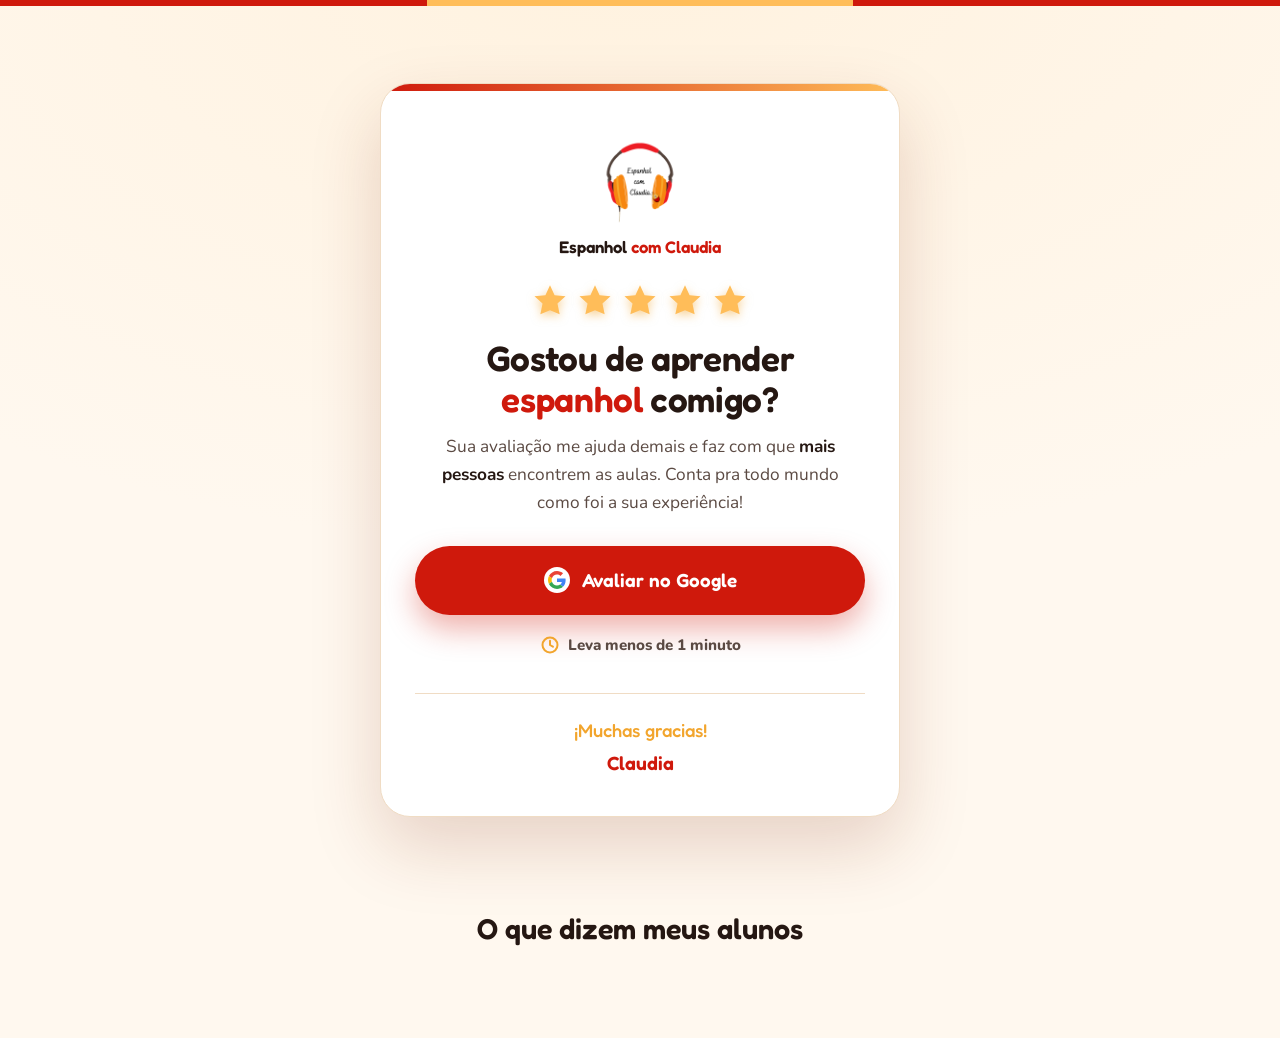
<file: avaliar/index.html>
<!DOCTYPE html>
<html lang="pt-BR">
<head>
<meta charset="UTF-8">
<meta name="viewport" content="width=device-width, initial-scale=1.0">
<title>Avalie a Espanhol com Claudia</title>
<meta name="description" content="Deixe sua avaliação no Google e ajude mais pessoas a aprenderem espanhol com a Claudia. Leva menos de 1 minuto.">
<meta name="robots" content="noindex">
<meta name="theme-color" content="#cf190c">
<meta property="og:type" content="website">
<meta property="og:site_name" content="Espanhol com Claudia">
<meta property="og:locale" content="pt_BR">
<meta property="og:url" content="https://www.espanholcomclaudia.com.br/avaliar/">
<meta property="og:title" content="Deixe sua avaliação | Espanhol com Claudia">
<meta property="og:description" content="Gostou das aulas? Deixe sua avaliação no Google, leva menos de 1 minuto. ¡Muchas gracias!">
<meta property="og:image" content="https://www.espanholcomclaudia.com.br/assets/img/capa-video.png">
<link rel="icon" href="../assets/img/logo.png">
<link rel="preconnect" href="https://fonts.googleapis.com">
<link rel="preconnect" href="https://fonts.gstatic.com" crossorigin>
<link href="https://fonts.googleapis.com/css2?family=Fredoka:wght@400;500;600;700&family=Nunito:wght@400;600;700;800;900&display=swap" rel="stylesheet">
<style>
  :root{
    --red:#cf190c; --red-dark:#9e0f05; --gold:#ffbd59; --gold-deep:#f2a52d;
    --ink:#251712; --ink-soft:#5b4a43; --cream:#fff8ef; --line:#f0dcc4; --white:#fff;
    --font-title:"Fredoka","Trebuchet MS",sans-serif; --font-body:"Nunito","Segoe UI",system-ui,sans-serif;
  }
  *{box-sizing:border-box}
  html,body{margin:0;min-height:100%}
  body{font-family:var(--font-body);color:var(--ink);line-height:1.6;
    background:radial-gradient(1100px 600px at 50% -5%,#fff2df,transparent) fixed,var(--cream);
    -webkit-font-smoothing:antialiased}
  .hero-wrap{min-height:100vh;display:flex;flex-direction:column;align-items:center;justify-content:center;padding:40px 18px}
  .reviews{max-width:820px;margin:0 auto;padding:6px 18px 64px}
  .reviews-title{font-family:var(--font-title);font-weight:600;text-align:center;color:var(--ink);
    font-size:clamp(1.4rem,5vw,1.8rem);margin:0 0 22px}
  .flag{position:fixed;top:0;left:0;right:0;height:6px;z-index:5;
    background:linear-gradient(90deg,var(--red) 0 33.33%,var(--gold) 33.33% 66.66%,var(--red) 66.66% 100%)}

  .card{width:100%;max-width:520px;background:var(--white);border:1px solid var(--line);
    border-radius:30px;box-shadow:0 30px 70px rgba(120,40,10,.18);padding:44px 34px 38px;text-align:center;
    position:relative;overflow:hidden}
  .card::before{content:"";position:absolute;top:0;left:0;right:0;height:7px;
    background:linear-gradient(90deg,var(--red),var(--gold))}

  .logo{width:96px;height:auto;margin:6px auto 4px;display:block}
  .brand{font-family:var(--font-title);font-weight:600;font-size:1.05rem;color:var(--ink);margin-bottom:22px}
  .brand span{color:var(--red)}

  .stars{display:flex;justify-content:center;gap:7px;margin:0 0 18px}
  .stars svg{width:38px;height:38px;fill:var(--gold);filter:drop-shadow(0 3px 5px rgba(242,165,45,.5));
    opacity:0;transform:scale(.4) translateY(6px);animation:pop .45s cubic-bezier(.2,1.3,.4,1) forwards}
  .stars svg:nth-child(1){animation-delay:.05s}
  .stars svg:nth-child(2){animation-delay:.15s}
  .stars svg:nth-child(3){animation-delay:.25s}
  .stars svg:nth-child(4){animation-delay:.35s}
  .stars svg:nth-child(5){animation-delay:.45s}
  @keyframes pop{to{opacity:1;transform:scale(1) translateY(0)}}

  h1{font-family:var(--font-title);font-weight:600;font-size:clamp(1.7rem,6vw,2.2rem);line-height:1.15;
    margin:0 0 14px;letter-spacing:-.01em}
  h1 .hl{color:var(--red)}
  p.lead{color:var(--ink-soft);font-size:1.08rem;margin:0 auto 30px;max-width:400px}
  p.lead b{color:var(--ink)}

  .btn{display:flex;align-items:center;justify-content:center;gap:12px;width:100%;
    font-family:var(--font-title);font-weight:600;font-size:1.18rem;color:#fff;background:var(--red);
    padding:19px 24px;border-radius:999px;text-decoration:none;
    box-shadow:0 14px 30px rgba(207,25,12,.34);transition:transform .18s,box-shadow .18s,background .18s}
  .btn:hover{background:var(--red-dark);transform:translateY(-3px);box-shadow:0 20px 38px rgba(207,25,12,.44)}
  .btn:active{transform:translateY(-1px)}
  .btn .g{width:26px;height:26px;flex:none;background:#fff;border-radius:50%;padding:4px;display:grid;place-items:center}
  .btn .g svg{width:100%;height:100%;display:block}

  .note{margin-top:18px;font-weight:800;font-size:.95rem;color:var(--ink-soft);display:inline-flex;align-items:center;gap:8px}
  .note .clock{width:20px;height:20px;fill:none;stroke:var(--gold-deep);stroke-width:2.4;stroke-linecap:round;stroke-linejoin:round}

  .thanks{margin-top:30px;padding-top:22px;border-top:1px solid var(--line)}
  .thanks .hola{font-family:var(--font-title);font-weight:500;color:var(--gold-deep);font-size:1.15rem}
  .thanks .sig{font-family:var(--font-title);font-weight:600;color:var(--red);font-size:1.2rem;margin-top:2px}

  @media (max-width:480px){
    .card{padding:36px 22px 30px;border-radius:26px}
    .stars svg{width:32px;height:32px}
    .logo{width:84px}
  }
</style>
</head>
<body>
<div class="flag"></div>

<div class="hero-wrap">
<main class="card">
  <img class="logo" src="../assets/img/logo.png" alt="Espanhol com Claudia">
  <div class="brand">Espanhol <span>com Claudia</span></div>

  <div class="stars" aria-hidden="true">
    <svg viewBox="0 0 24 24"><path d="M12 2l2.9 6.3 6.9.7-5.1 4.6 1.4 6.8L12 17.8 5.9 20.4l1.4-6.8L2.2 9l6.9-.7z"/></svg>
    <svg viewBox="0 0 24 24"><path d="M12 2l2.9 6.3 6.9.7-5.1 4.6 1.4 6.8L12 17.8 5.9 20.4l1.4-6.8L2.2 9l6.9-.7z"/></svg>
    <svg viewBox="0 0 24 24"><path d="M12 2l2.9 6.3 6.9.7-5.1 4.6 1.4 6.8L12 17.8 5.9 20.4l1.4-6.8L2.2 9l6.9-.7z"/></svg>
    <svg viewBox="0 0 24 24"><path d="M12 2l2.9 6.3 6.9.7-5.1 4.6 1.4 6.8L12 17.8 5.9 20.4l1.4-6.8L2.2 9l6.9-.7z"/></svg>
    <svg viewBox="0 0 24 24"><path d="M12 2l2.9 6.3 6.9.7-5.1 4.6 1.4 6.8L12 17.8 5.9 20.4l1.4-6.8L2.2 9l6.9-.7z"/></svg>
  </div>

  <h1>Gostou de aprender <span class="hl">espanhol</span> comigo?</h1>
  <p class="lead">Sua avaliação me ajuda demais e faz com que <b>mais pessoas</b> encontrem as aulas. Conta pra todo mundo como foi a sua experiência! </p>

  <a class="btn" href="https://g.page/r/Cb3hoJHvqvhCECE/review" target="_blank" rel="noopener">
    <span class="g"><svg viewBox="0 0 48 48" aria-hidden="true"><path fill="#EA4335" d="M24 9.5c3.54 0 6.71 1.22 9.21 3.6l6.85-6.85C35.9 2.38 30.47 0 24 0 14.62 0 6.51 5.38 2.56 13.22l7.98 6.19C12.43 13.72 17.74 9.5 24 9.5z"/><path fill="#4285F4" d="M46.98 24.55c0-1.57-.15-3.09-.38-4.55H24v9.02h12.94c-.58 2.96-2.26 5.48-4.78 7.18l7.73 6c4.51-4.18 7.09-10.36 7.09-17.65z"/><path fill="#FBBC05" d="M10.53 28.59c-.48-1.45-.76-2.99-.76-4.59s.27-3.14.76-4.59l-7.98-6.19C.92 16.46 0 20.12 0 24c0 3.88.92 7.54 2.56 10.78l7.97-6.19z"/><path fill="#34A853" d="M24 48c6.48 0 11.93-2.13 15.89-5.81l-7.73-6c-2.15 1.45-4.92 2.3-8.16 2.3-6.26 0-11.57-4.22-13.47-9.91l-7.98 6.19C6.51 42.62 14.62 48 24 48z"/></svg></span>
    Avaliar no Google
  </a>

  <div class="note">
    <svg class="clock" viewBox="0 0 24 24"><circle cx="12" cy="12" r="9"/><path d="M12 7v5l3.5 2"/></svg>
    Leva menos de 1 minuto
  </div>

  <div class="thanks">
    <div class="hola">¡Muchas gracias!</div>
    <div class="sig">Claudia</div>
  </div>
</main>
</div>

<section class="reviews">
  <h2 class="reviews-title">O que dizem meus alunos</h2>
  <!-- Elfsight Google Reviews | Untitled Google Reviews -->
  <script src="https://elfsightcdn.com/platform.js" async></script>
  <div class="elfsight-app-0a3540a6-5064-4ae3-95ce-9264ddb6981e" data-elfsight-app-lazy></div>
</section>

</body>
</html>
</file>
